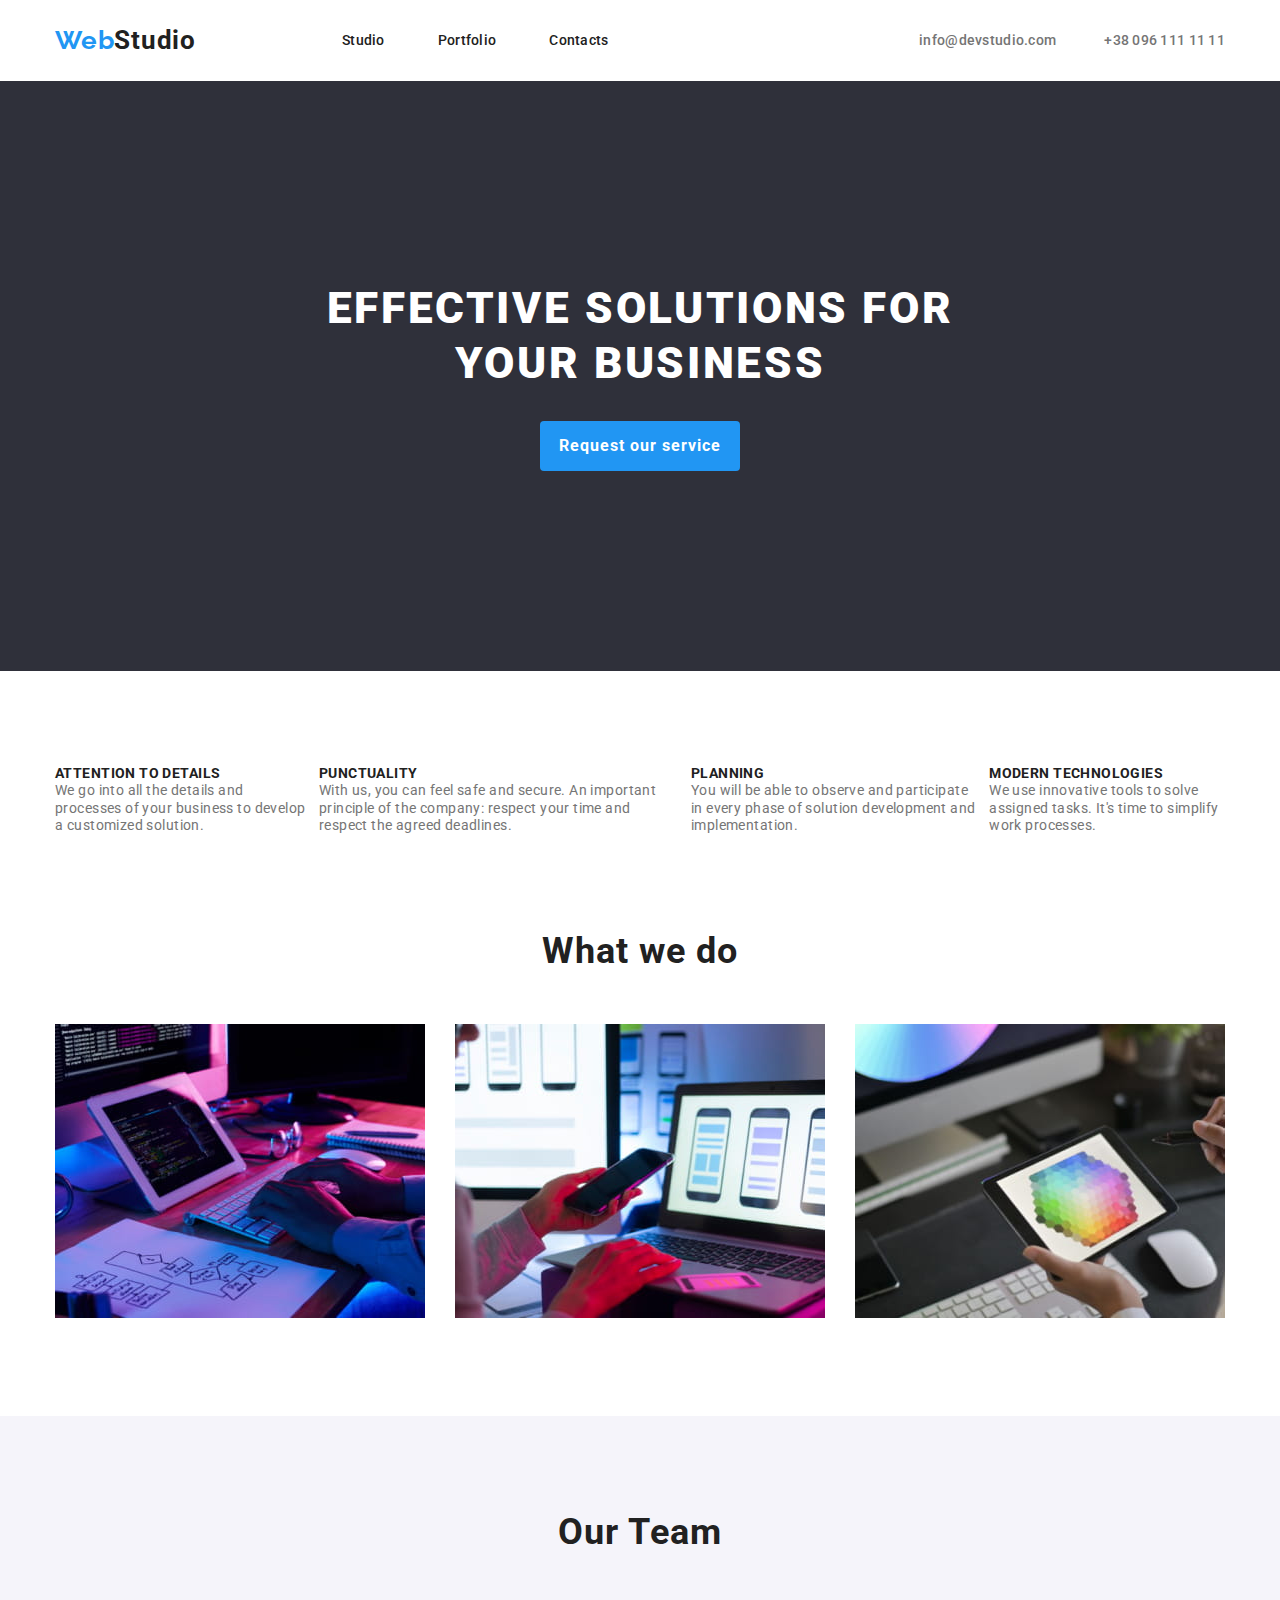
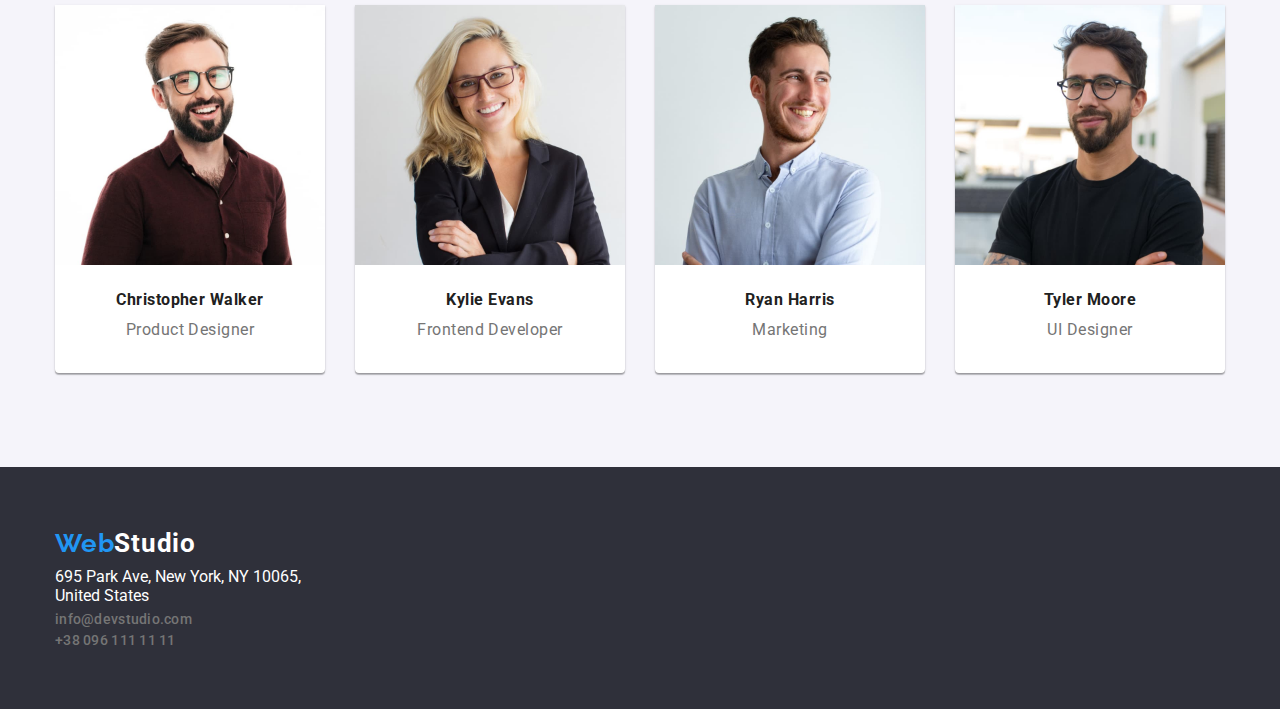
<file: index.html>
<!DOCTYPE html>
<html lang="en">
  <head>
    <meta charset="UTF-8" />
    <meta http-equiv="X-UA-Compatible" content="IE=edge" />
    <meta name="viewport" content="width=device-width, initial-scale=1.0" />
    <link rel="preconnect" href="https://fonts.googleapis.com" />
    <link rel="preconnect" href="https://fonts.gstatic.com" crossorigin />
    <link
      href="https://fonts.googleapis.com/css2?family=Raleway:wght@700&family=Roboto:wght@400;500;700;900&display=swap"
      rel="stylesheet"
    />
    <link rel="stylesheet" href=".//css/modern.normalize.css" />
    <link rel="stylesheet" href="./css/styles.css" />
    <title>WebStudio</title>
  </head>
  <body>
    <header>
      <div class="container">
        <div class="header-container">
          <nav>
            <ul class="menu">
              <li>
                <a class="logo" href="./index.html"
                  ><p><span class="web">Web</span>Studio</p></a
                >
              </li>

              <li>
                <a class="change-site" href="./index.html"
                  ><span class="margin-studio">Studio</span></a
                >
              </li>

              <li>
                <a class="change-site" href="./portfolio.html">Portfolio</a>
              </li>
              <li>
                <a class="change-site" href="#"> Contacts</a>
              </li>
            </ul>
          </nav>
          <ul class="menu-links">
            <li>
              <a class="adress" href="info@devstudio.com" target="_blank"
                >info@devstudio.com
              </a>
            </li>
            <li>
              <a class="adress" href="+380961111111" target="_blank"
                >+38 096 111 11 11</a
              >
            </li>
          </ul>
        </div>
      </div>
    </header>
    <div class="background-main-text">
      <div class="container">
        <div class="main-text-container">
          <h1 class="main-text">EFFECTIVE SOLUTIONS FOR YOUR BUSINESS</h1>

          <button class="button" type="button">Request our service</button>
        </div>
      </div>
    </div>
    <main>
      <div class="container">
        <ul class="description">
          <li>
            <h3 class="description-header">ATTENTION TO DETAILS</h3>
            <p>
              We go into all the details and processes of your business to
              develop a customized solution.
            </p>
          </li>

          <li>
            <h3 class="description-header">PUNCTUALITY</h3>
            <p>
              With us, you can feel safe and secure. An important principle of
              the company: respect your time and respect the agreed deadlines.
            </p>
          </li>

          <li>
            <h3 class="description-header">PLANNING</h3>
            <p>
              You will be able to observe and participate in every phase of
              solution development and implementation.
            </p>
          </li>
          <li>
            <h3 class="description-header">MODERN TECHNOLOGIES</h3>
            <p>
              We use innovative tools to solve assigned tasks. It's time to
              simplify work processes.
            </p>
          </li>
        </ul>
      </div>
      <div class="container">
        <section class="section">
          <h2 class="section-headers">What we do</h2>
          <ul class="whatwedo-container">
            <li>
              <figure class="figure">
                <img
                  src="./images/tablet.jpg"
                  alt="person writing on computer"
                  height="294"
                />
              </figure>
            </li>
            <li>
              <figure class="figure">
                <img
                  src="./images/laptop.jpg"
                  alt="person working on laptop"
                  height="294"
                />
              </figure>
            </li>
            <li>
              <figure class="figure">
                <img
                  src="./images/tabletmac.jpg"
                  alt="person working on tablet"
                  height="294"
                />
              </figure>
            </li>
          </ul>
        </section>
      </div>

      <div class="background-team">
        <div class="container">
          <div class="team-container">
            <section class="section">
              <h2 class="section-headers">Our Team</h2>
              <ul class="photo-team">
                <li class="photo-border-team">
                  <figure class="figure">
                    <img
                      src="./images/christopherwalker.jpg"
                      alt="men in brown shirt"
                      height="260"
                    />
                  </figure>
                  <p class="photo-header-studio">
                    <strong>Christopher Walker</strong>
                  </p>
                  <p>Product Designer</p>
                </li>
                <li class="photo-border-team">
                  <figure class="figure">
                    <img
                      src="./images/kylieevans.jpg"
                      alt="women in blue shirt"
                      height="260"
                    />
                  </figure>
                  <p class="photo-header-studio">
                    <strong>Kylie Evans</strong>
                  </p>
                  <p>Frontend Developer</p>
                </li>
                <li class="photo-border-team">
                  <figure class="figure">
                    <img
                      src="./images/ryanharris.jpg"
                      alt="men in white shirt"
                      height="260"
                    />
                  </figure>
                  <p class="photo-header-studio">
                    <strong>Ryan Harris</strong>
                  </p>
                  <p>Marketing</p>
                </li>
                <li class="photo-border-team">
                  <figure class="figure">
                    <img
                      src="./images/tylermoore.jpg"
                      alt="men in black t-shirt"
                      height="260"
                    />
                  </figure>
                  <p class="photo-header-studio">
                    <strong>Tyler Moore</strong>
                  </p>
                  <p>UI Designer</p>
                </li>
              </ul>
            </section>
          </div>
        </div>
      </div>
    </main>
    <div class="background-footer">
      <div class="container">
        <footer class="footer-container">
          <a href="./index.html" class="logo"
            ><p><span class="web">Web</span>Studio</p></a
          >

          <p class="footer-adress">
            695 Park Ave, New York, NY 10065, United States
          </p>
          <address>
            <div class="footer-adress-links">
              <a class="adress" href="info@devstudio.com" target="_blank"
                >info@devstudio.com
              </a>
              <div class="footer-adress-number">
                <a class="adress" href="+380961111111" target="_blank"
                  >+38 096 111 11 11</a
                >
              </div>
            </div>
          </address>
        </footer>
      </div>
    </div>
  </body>
</html>
</file>
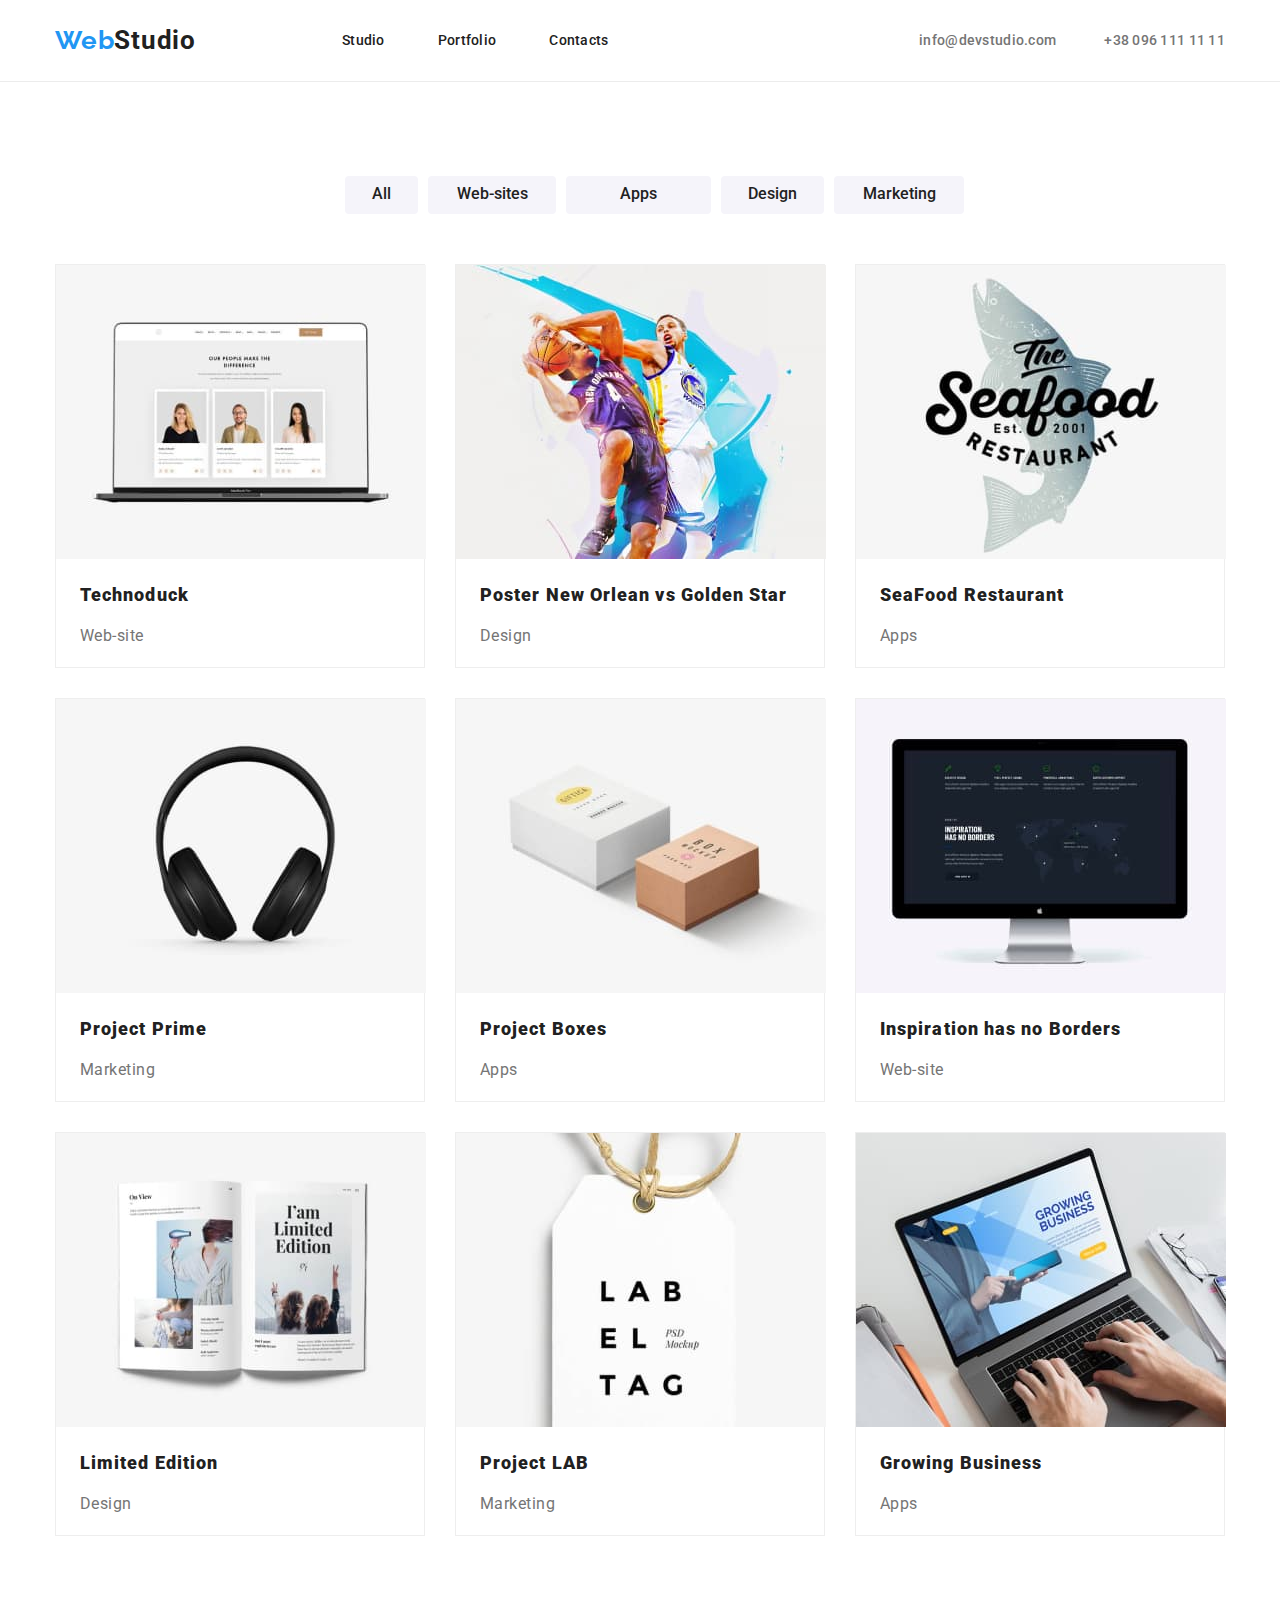
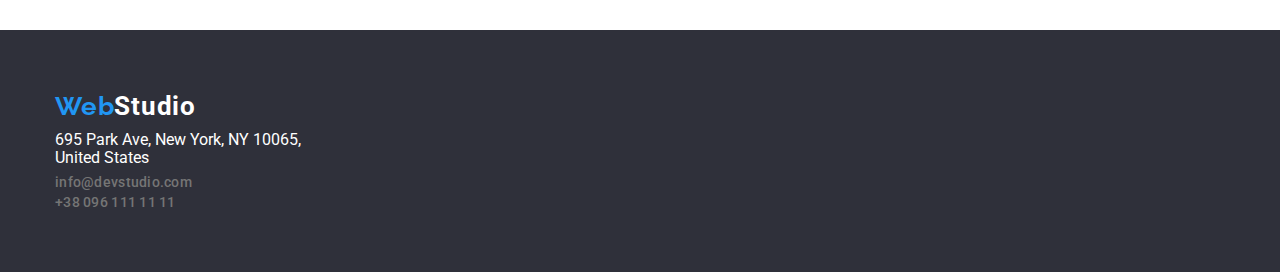
<file: portfolio.html>
<!DOCTYPE html>
<html lang="en">
  <head>
    <meta charset="UTF-8" />
    <meta http-equiv="X-UA-Compatible" content="IE=edge" />
    <meta name="viewport" content="width=device-width, initial-scale=1.0" />
    <link rel="preconnect" href="https://fonts.googleapis.com" />
    <link rel="preconnect" href="https://fonts.gstatic.com" crossorigin />
    <link
      href="https://fonts.googleapis.com/css2?family=Raleway:wght@700&family=Roboto:wght@400;500;700;900&display=swap"
      rel="stylesheet"
    />
    <link rel="stylesheet" href="./css/modern.normalize.css" />
    <link rel="stylesheet" href="./css/styles.css" />
    <title>WebStudio</title>
  </head>
  <body>
    <header>
      <div class="background-header">
        <div class="container">
          <div class="header-container">
            <nav>
              <ul class="menu">
                <li>
                  <a class="logo" href="./index.html"
                    ><p><span class="web">Web</span>Studio</p></a
                  >
                </li>

                <li>
                  <a class="change-site" href="./index.html"
                    ><span class="margin-studio">Studio</span></a
                  >
                </li>

                <li>
                  <a class="change-site" href="./portfolio.html">Portfolio</a>
                </li>
                <li>
                  <a class="change-site" href="#">Contacts</a>
                </li>
              </ul>
            </nav>
            <ul class="menu-links">
              <li>
                <a class="adress" href="info@devstudio.com" target="_blank"
                  >info@devstudio.com
                </a>
              </li>
              <li>
                <a class="adress" href="+380961111111" target="_blank"
                  >+38 096 111 11 11</a
                >
              </li>
            </ul>
          </div>
        </div>
      </div>
    </header>
    <main>
      <section class="section">
        <div class="container">
          <ul class="buttons-panel">
            <li><button type="button" class="button-one">All</button></li>
            <li>
              <button type="button" class="button-two">Web-sites</button>
            </li>
            <li><button type="button" class="button-three">Apps</button></li>
            <li><button type="button" class="button-four">Design</button></li>
            <li>
              <button type="button" class="button-five">Marketing</button>
            </li>
          </ul>
        </div>

        <div class="container">
          <ul class="photo-description">
            <li class="photo-border-portfolio">
              <figure class="figure">
                <img
                  src="./images/tehnoduck.jpg"
                  alt="black laptop with open website"
                />
                <div class="margin-portfolio">
                  <p class="photo-header-portfolio">
                    <strong>Technoduck</strong>
                  </p>
                  <p>Web-site</p>
                </div>
              </figure>
            </li>

            <li class="photo-border-portfolio">
              <figure class="figure">
                <img
                  src="./images/basketballposter.jpg"
                  alt="Poster New Orlean vs Golden Star"
                />
                <div class="margin-portfolio">
                  <p class="photo-header-portfolio">
                    <strong>Poster New Orlean vs Golden Star</strong>
                  </p>
                  <p>Design</p>
                </div>
              </figure>
            </li>

            <li class="photo-border-portfolio">
              <figure class="figure">
                <img
                  src="./images/seafood.jpg"
                  alt="sea food restaurant logo with blue fish"
                />
                <div class="margin-portfolio">
                  <p class="photo-header-portfolio">
                    <strong>SeaFood Restaurant</strong>
                  </p>
                  <p>Apps</p>
                </div>
              </figure>
            </li>

            <li class="photo-border-portfolio">
              <figure class="figure">
                <img src="./images/projectprime.jpg" alt="black headphones" />
                <div class="margin-portfolio">
                  <p class="photo-header-portfolio">
                    <strong>Project Prime</strong>
                  </p>
                  <p>Marketing</p>
                </div>
              </figure>
            </li>

            <li class="photo-border-portfolio">
              <figure class="figure">
                <img
                  src="./images/projectboxes.jpg"
                  alt="white and bronw boxes"
                />
                <div class="margin-portfolio">
                  <p class="photo-header-portfolio">
                    <strong>Project Boxes</strong>
                  </p>
                  <p>Apps</p>
                </div>
              </figure>
            </li>

            <li class="photo-border-portfolio">
              <figure class="figure">
                <img
                  src="./images/inspiration.jpg"
                  alt="white monitor with open app"
                />
                <div class="margin-portfolio">
                  <p class="photo-header-portfolio">
                    <strong>Inspiration has no Borders</strong>
                  </p>
                  <p>Web-site</p>
                </div>
              </figure>
            </li>

            <li class="photo-border-portfolio">
              <figure class="figure">
                <img
                  src="./images/limited.jpg"
                  alt="open book in middle page"
                />
                <div class="margin-portfolio">
                  <p class="photo-header-portfolio">
                    <strong>Limited Edition</strong>
                  </p>
                  <p>Design</p>
                </div>
              </figure>
            </li>

            <li class="photo-border-portfolio">
              <figure class="figure">
                <img
                  src="./images/projectlab.jpg"
                  alt="
            white label with the words Lable Tag"
                />
                <div class="margin-portfolio">
                  <p class="photo-header-portfolio">
                    <strong>Project LAB</strong>
                  </p>
                  <p>Marketing</p>
                </div>
              </figure>
            </li>

            <li class="photo-border-portfolio">
              <figure class="figure">
                <img
                  src="./images/growing.jpg"
                  alt="person writing something on laptop"
                />
                <div class="margin-portfolio">
                  <p class="photo-header-portfolio">
                    <strong>Growing Business</strong>
                  </p>
                  <p>Apps</p>
                </div>
              </figure>
            </li>
          </ul>
        </div>
      </section>
    </main>
    <div class="background-footer">
      <div class="container">
        <footer class="footer-container">
          <a href="./index.html" class="logo"
            ><p><span class="web">Web</span>Studio</p></a
          >

          <p class="footer-adress">
            695 Park Ave, New York, NY 10065, United States
          </p>
          <address>
            <div class="footer-adress-links">
              <a class="adress" href="info@devstudio.com" target="_blank"
                >info@devstudio.com
              </a>
              <div class="footer-adress-number">
                <a class="adress" href="+380961111111" target="_blank"
                  >+38 096 111 11 11</a
                >
              </div>
            </div>
          </address>
        </footer>
      </div>
    </div>
  </body>
</html>
</file>
<file: css/styles.css>
:root {
  --white: #ffffff;
  --black: #212121;
  --grey: #757575;
  --darkblue: #2f303a;
  --lightgrey: #f5f4fa;
  --lightblue: #2196f3;
}

body {
  font-family: "Roboto", sans-serif;
  color: var(--black);
  background-color: var(--white);
}

*,
*::after,
*::before {
  margin: 0;
  padding: 0;
}

ul {
  list-style: none;
  padding-left: 0;
}

/* classes */ /* classes */ /* classes */ /* classes */ /* classes */

.container {
  width: 100%;
  max-width: 1200px;
  margin: 0 auto;
  padding: 0 15px;
}

.section {
  padding-top: 94px;
  padding-bottom: 94px;
}
.figure {
  margin: 0 auto;
  padding: 0 auto;
}

/* flexbox classes */ /* flexbox classes */ /* flexbox classes */

.background-header {
  box-sizing: border-box;
  border-bottom: 1px solid #ececec;
}

.header-container {
  box-sizing: border-box;
  display: flex;
  flex-wrap: wrap;
  align-items: center;
  justify-content: space-between;
  background-color: var(--white);
  padding: 24px 0;
}

.menu {
  display: flex;
  flex-wrap: wrap;
  justify-content: space-between;
  align-items: center;
  gap: 53px;
}
.margin-studio {
  margin-left: 93px;
}

.menu-links {
  display: flex;
  justify-content: space-between;
  align-items: center;
  gap: 3em;
}

.background-main-text {
  box-sizing: border-box;
  background-color: var(--darkblue);
}
.main-text-container {
  box-sizing: border-box;
  align-items: center;
  padding: 200px 0 200px 0;
}

.whatwedo-container {
  display: flex;
  flex-wrap: wrap;
  justify-content: space-between;
  align-items: center;
  gap: 30px;
}
.background-team {
  box-sizing: border-box;
  background-color: var(--lightgrey);
}
.team-container {
  box-sizing: border-box;
  display: flex;
  justify-content: space-between;
  align-items: center;
}
.photo-team {
  display: flex;
  gap: 30px;
  text-align: center;
  font-size: 16px;
  line-height: 1.25;
  letter-spacing: 0.03em;
  color: var(--grey);
  flex-wrap: wrap;
}
.photo-border-team {
  border: 1px;
  width: 270px;
  height: 368px;
  background-color: var(--white);
  box-shadow: 0px 1px 3px rgba(0, 0, 0, 0.12), 0px 1px 1px rgba(0, 0, 0, 0.14),
    0px 2px 1px rgba(0, 0, 0, 0.2);
  border-radius: 0px 0px 4px 4px;
}

.background-footer {
  box-sizing: border-box;
  background-color: var(--darkblue);
}
.footer-container {
  color: var(--white);
  padding: 60px 0px 60px 0px;
}
.footer-adress {
  max-width: 251px;
  margin-top: 9px;
}
.footer-adress-links {
  max-width: 151px;
  margin-top: 5px;
}
.footer-adress-number {
  margin-top: 2px;
}

/* text and font classes */ /* text and font classes */ /* text and font classes */

.logo {
  font-family: inherit;
  font-weight: 700;
  font-size: 26px;
  line-height: 1.25;
  text-decoration: none;
  letter-spacing: 0.03em;
  color: inherit;
}
.web {
  font-family: "Raleway";
  font-weight: 700;
  font-size: 26px;
  letter-spacing: 0.03em;
  color: var(--lightblue);
}
.change-site {
  font-family: inherit;
  color: inherit;
  font-weight: 500;
  font-size: 14px;
  line-height: 1.25;
  letter-spacing: 0.02em;
  text-decoration: none;
}

.change-site:hover {
  color: var(--lightblue);
}

.adress {
  font-family: inherit;
  font-style: normal;
  font-weight: 500;
  font-size: 14px;
  line-height: 1.25;
  letter-spacing: 0.02em;
  color: var(--grey);
  text-decoration: none;
}
.adress:hover {
  line-height: 1.25;
  letter-spacing: 0.02em;
  color: var(--lightblue);
}

.main-text {
  font-family: inherit;
  font-weight: 900;
  font-size: 44px;
  line-height: 1.25;
  text-align: center;
  letter-spacing: 0.06em;
  color: var(--white);
  padding-left: 250px;
  padding-right: 250px;
}
.button {
  font-family: inherit;
  display: block;
  margin: 0 auto;
  width: 200px;
  height: 50px;
  background-color: var(--lightblue);
  font-weight: 700;
  font-size: 16px;
  line-height: 1.25;
  align-items: center;
  text-align: center;
  letter-spacing: 0.06em;
  color: var(--white);
  border: none;
  border-radius: 4px;
  margin-top: 30px;
}

.section-headers {
  font-weight: 700;
  font-size: 36px;
  line-height: 1.25;
  text-align: center;
  letter-spacing: 0.03em;
  color: var(--black);
  margin-bottom: 50px;
}

.description-header {
  font-weight: 700;
  font-size: 14px;
  line-height: 1.25;
  letter-spacing: 0.03em;
  color: var(--black);
}
.description {
  display: flex;
  align-items: center;
  justify-content: space-between;
  gap: 10px;
  font-size: 14px;
  line-height: 1.25;
  letter-spacing: 0.03em;
  color: var(--grey);
  margin-top: 94px;
}

.photo-header-studio {
  font-size: 16px;
  font-weight: 500;
  line-height: 1.25;
  letter-spacing: 0.03em;
  color: var(--black);
  align-items: center;
  margin-top: 20px;
  padding-bottom: 10px;
}

/* portfolio */ /* portfolio */ /* portfolio */ /* portfolio */ /* portfolio */ /* portfolio */ /* portfolio */

/* buttons */ /* buttons */ /* buttons */

.buttons-panel {
  display: flex;
  flex-wrap: wrap;
  align-items: center;
  margin-left: 290px;
  margin-bottom: 50px;
  gap: 10px;
}

.button-one {
  background-color: var(--lightgrey);
  color: var(--black);
  width: 73px;
  height: 38px;
  border-radius: 4px;
  border: none;
  font-size: 16px;
  font-weight: 500;
}
.button-one:hover {
  background-color: var(--lightblue);
  color: var(--white);
}

.button-two {
  background-color: var(--lightgrey);
  color: var(--black);
  width: 128px;
  height: 38px;
  border-radius: 4px;
  border: none;
  font-size: 16px;
  font-weight: 500;
}
.button-two:hover {
  background-color: var(--lightblue);
  color: var(--white);
}
.button-three {
  background-color: var(--lightgrey);
  color: var(--black);
  width: 145px;
  height: 38px;
  border-radius: 4px;
  border: none;
  font-size: 16px;
  font-weight: 500;
}
.button-three:hover {
  background-color: var(--lightblue);
  color: var(--white);
}
.button-four {
  background-color: var(--lightgrey);
  color: var(--black);
  width: 103px;
  height: 38px;
  border-radius: 4px;
  border: none;
  font-size: 16px;
  font-weight: 500;
}
.button-four:hover {
  background-color: var(--lightblue);
  color: var(--white);
}
.button-five {
  background-color: var(--lightgrey);
  color: var(--black);
  width: 130px;
  height: 38px;
  border-radius: 4px;
  border: none;
  font-size: 16px;
  font-weight: 500;
}
.button-five:hover {
  background-color: var(--lightblue);
  color: var(--white);
}

/* photos */ /* photos */ /* photos */ /* photos */

.photo-header-portfolio {
  font-weight: 700;
  font-size: 18px;
  line-height: 1.25;
  letter-spacing: 0.06em;
  color: var(--black);
  margin-top: 20px;
  margin-bottom: 20px;
}
.photo-description {
  display: flex;
  flex-wrap: wrap;
  flex-direction: row;
  justify-content: space-between;
  gap: 30px;
  font-size: 16px;
  line-height: 1.25;
  letter-spacing: 0.03em;
  color: var(--grey);
}
.photo-border-portfolio {
  box-sizing: border-box;
  border: 1px solid #eeeeee;
  width: 370px;
  height: 404px;
  background-color: var(--white);
  flex-basis: calc((100% - 60px) / 3);
}
.margin-portfolio {
  margin-left: 24px;
}
</file>
